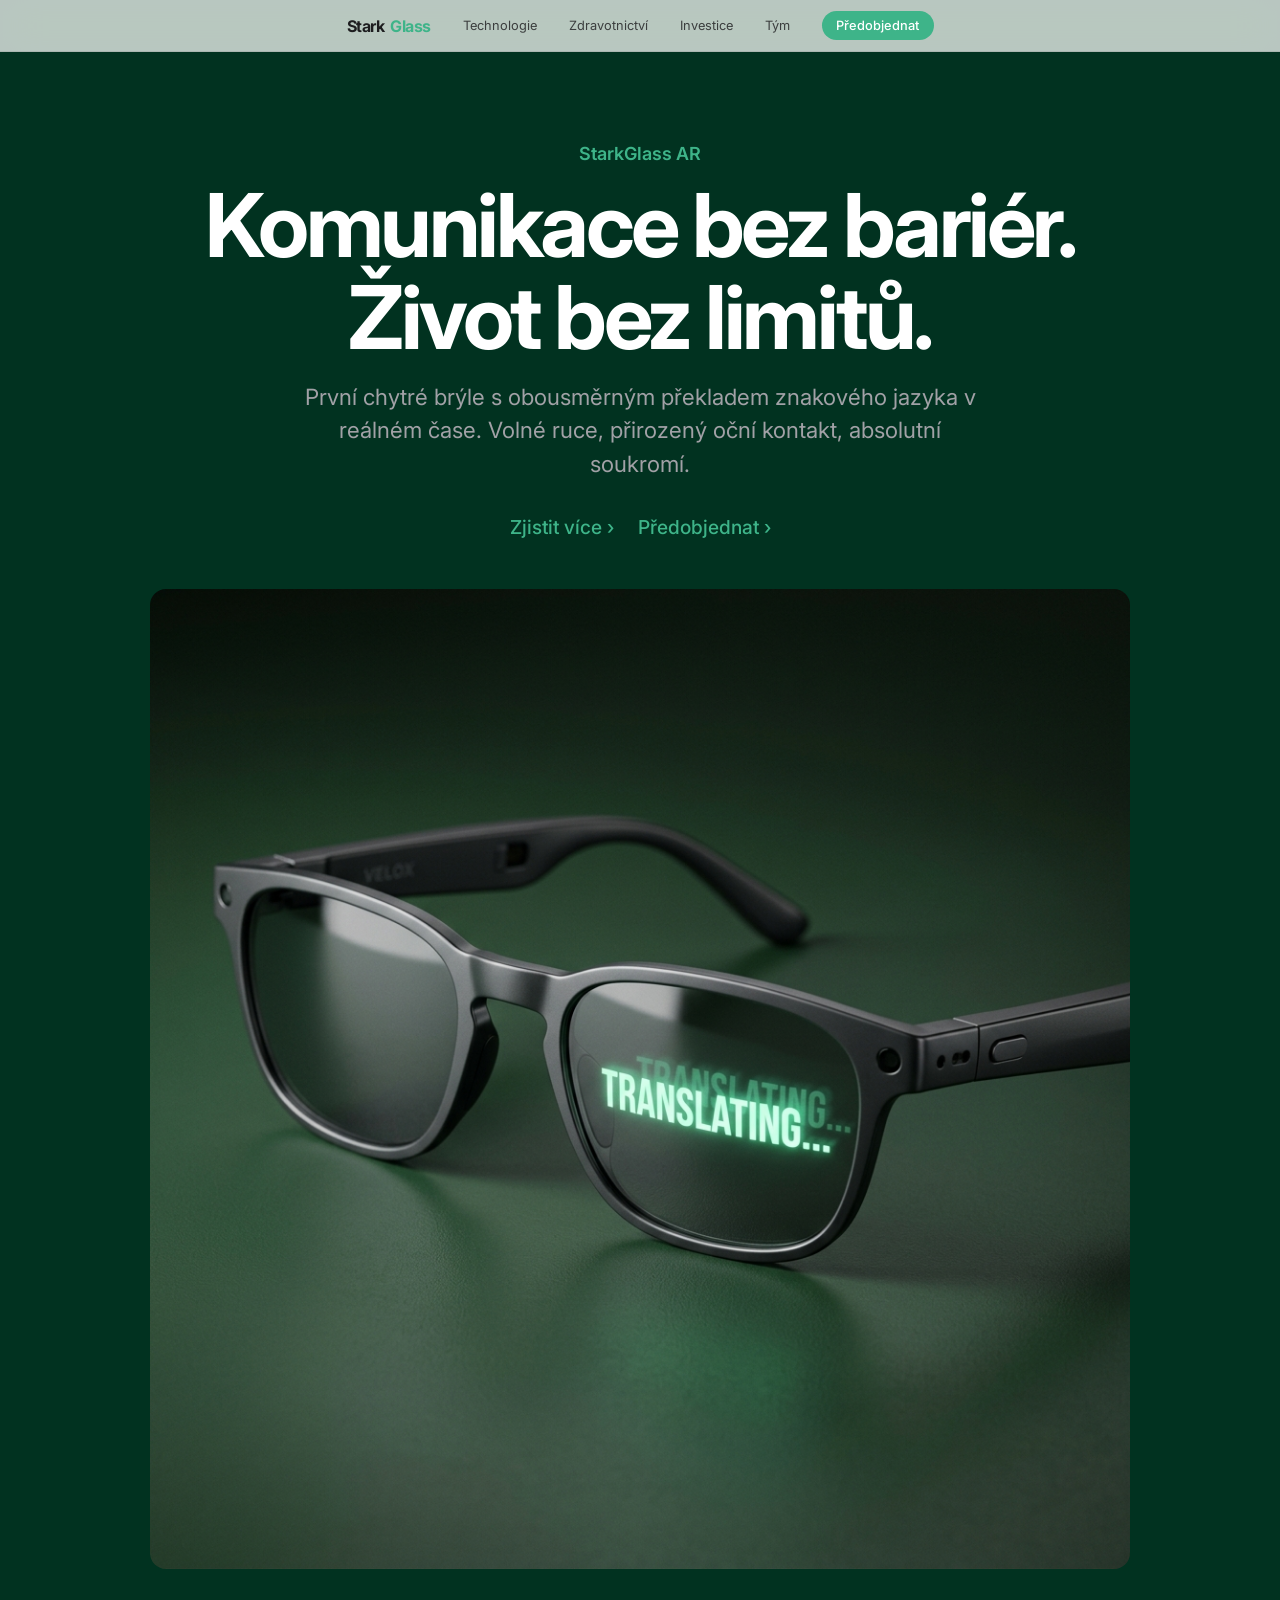
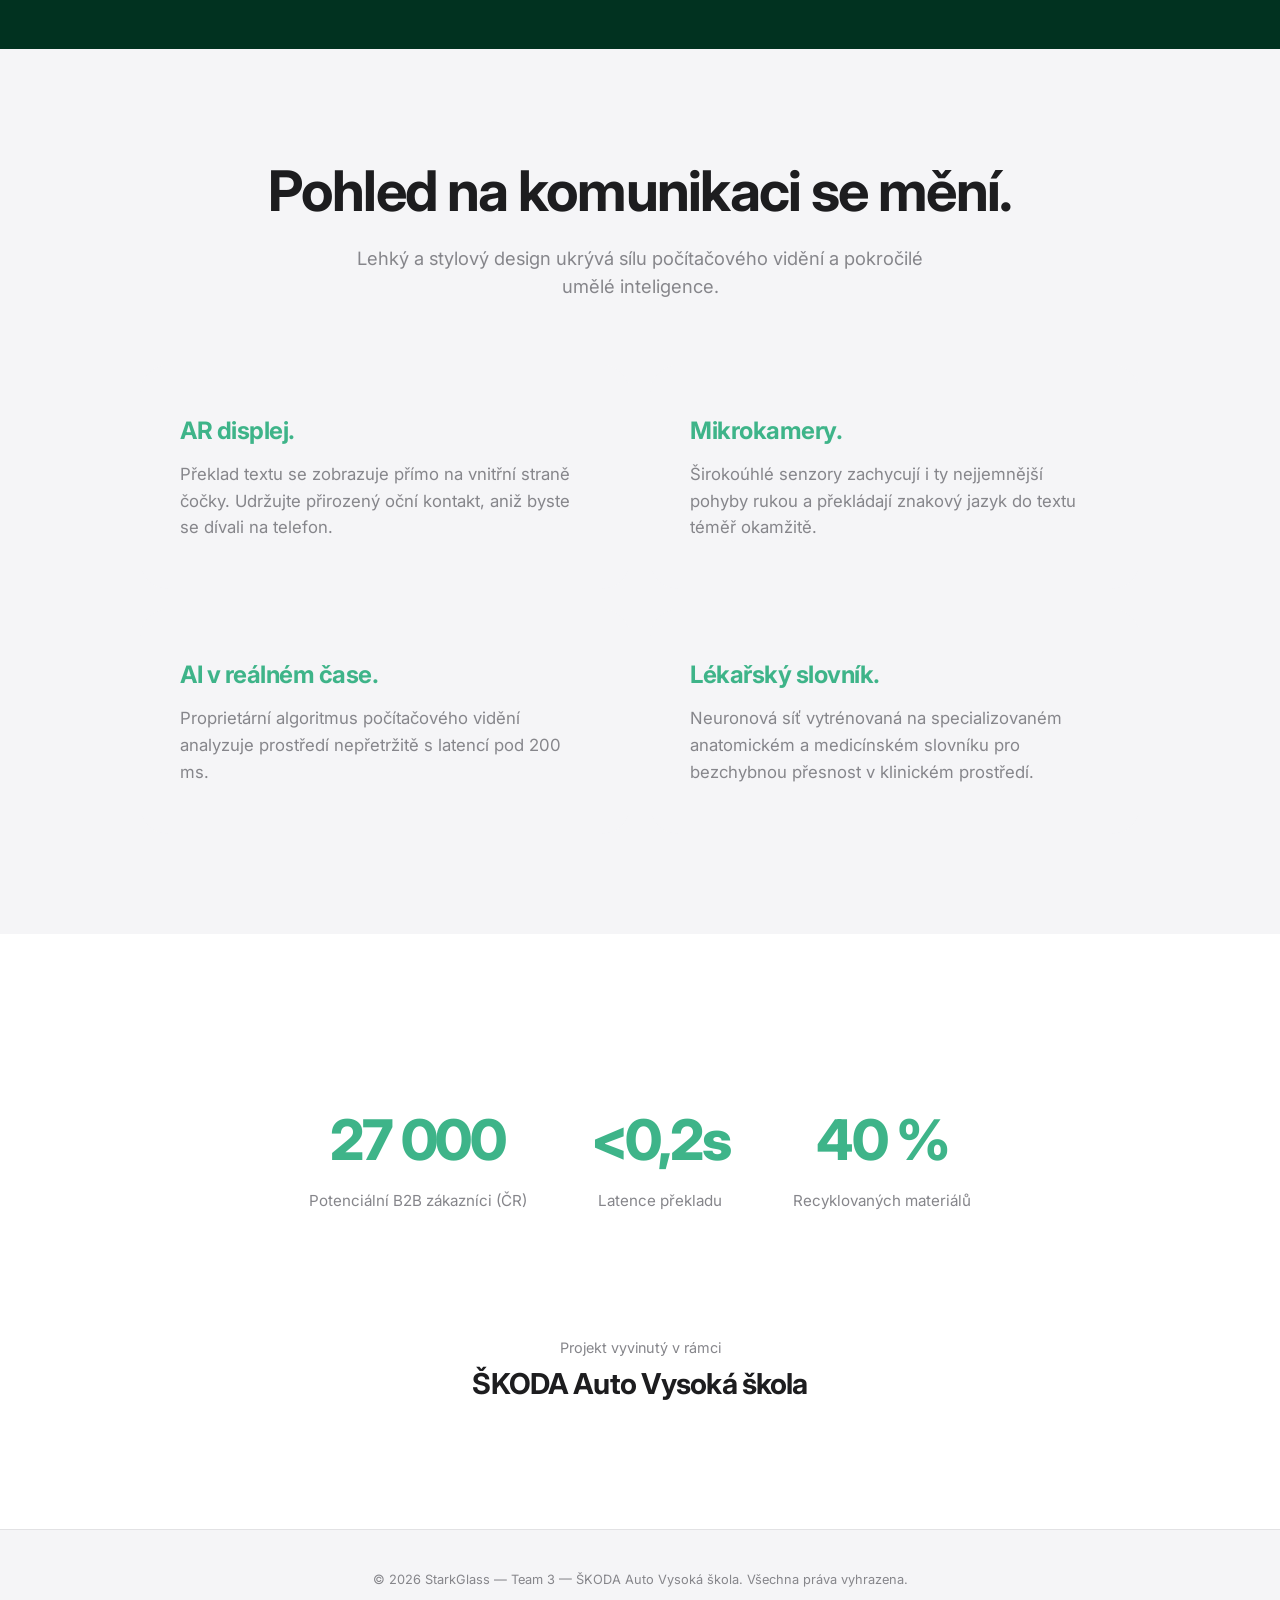
<file: index.html>
<!DOCTYPE html>
<html lang="cs">
<head>
  <meta charset="UTF-8">
  <meta name="viewport" content="width=device-width, initial-scale=1.0">
  <title>StarkGlass — Komunikace bez bariér</title>
  <meta name="description" content="StarkGlass: chytré AR brýle pro obousměrný překlad v reálném čase. Komunikace bez bariér. Život bez limitů.">
  <link rel="stylesheet" href="style.css">
</head>
<body>

  <nav>
    <a href="index.html" class="nav-logo">Stark<span class="mint">Glass</span></a>
    <a href="technologie.html">Technologie</a>
    <a href="zdravotnictvi.html">Zdravotnictví</a>
    <a href="investice.html">Investice</a>
    <a href="tym.html">Tým</a>
    <a href="objednavka.html" class="nav-cta">Předobjednat</a>
  </nav>

  <!-- HERO -->
  <div class="hero dark">
    <span class="hero-label">StarkGlass AR</span>
    <h1>Komunikace bez bariér.<br>Život bez limitů.</h1>
    <p class="subtitle">
      První chytré brýle s obousměrným překladem znakového jazyka v reálném čase. Volné ruce, přirozený oční kontakt, absolutní soukromí.
    </p>
    <div class="hero-links">
      <a href="technologie.html">Zjistit více ›</a>
      <a href="objednavka.html">Předobjednat ›</a>
    </div>
    <img src="glasses.png" alt="StarkGlass AR brýle" class="hero-img">
  </div>

  <!-- OVERVIEW -->
  <div class="section gray full">
    <div style="max-width: 1100px; margin: 0 auto;">
      <div class="section-header fade-in">
        <h2>Pohled na komunikaci se mění.</h2>
        <p>Lehký a stylový design ukrývá sílu počítačového vidění a pokročilé umělé inteligence.</p>
      </div>

      <div class="feature-grid fade-in">
        <div class="feature-card">
          <h3 class="mint">AR displej.</h3>
          <p>Překlad textu se zobrazuje přímo na vnitřní straně čočky. Udržujte přirozený oční kontakt, aniž byste se dívali na telefon.</p>
        </div>
        <div class="feature-card">
          <h3 class="mint">Mikrokamery.</h3>
          <p>Širokoúhlé senzory zachycují i ty nejjemnější pohyby rukou a překládají znakový jazyk do textu téměř okamžitě.</p>
        </div>
        <div class="feature-card">
          <h3 class="mint">AI v reálném čase.</h3>
          <p>Proprietární algoritmus počítačového vidění analyzuje prostředí nepřetržitě s latencí pod 200 ms.</p>
        </div>
        <div class="feature-card">
          <h3 class="mint">Lékařský slovník.</h3>
          <p>Neuronová síť vytrénovaná na specializovaném anatomickém a medicínském slovníku pro bezchybnou přesnost v klinickém prostředí.</p>
        </div>
      </div>
    </div>
  </div>

  <!-- STATS -->
  <div class="section full" style="padding-bottom: 40px;">
    <div class="stats-row fade-in">
      <div class="stat">
        <div class="number">27 000</div>
        <div class="label">Potenciální B2B zákazníci (ČR)</div>
      </div>
      <div class="stat">
        <div class="number">&lt;0,2s</div>
        <div class="label">Latence překladu</div>
      </div>
      <div class="stat">
        <div class="number">40 %</div>
        <div class="label">Recyklovaných materiálů</div>
      </div>
    </div>
  </div>

  <!-- POWERED BY -->
  <div class="section full" style="padding-top: 20px; padding-bottom: 60px;">
    <div class="section-header fade-in">
      <p style="font-size: 0.9rem;">Projekt vyvinutý v rámci</p>
      <h2 style="font-size: 1.8rem; margin-top: 0.25rem;">ŠKODA Auto Vysoká škola</h2>
    </div>
  </div>

  <footer>
    <p>© 2026 StarkGlass — Team 3 — ŠKODA Auto Vysoká škola. Všechna práva vyhrazena.</p>
  </footer>

  <script src="app.js"></script>
</body>
</html>
</file>
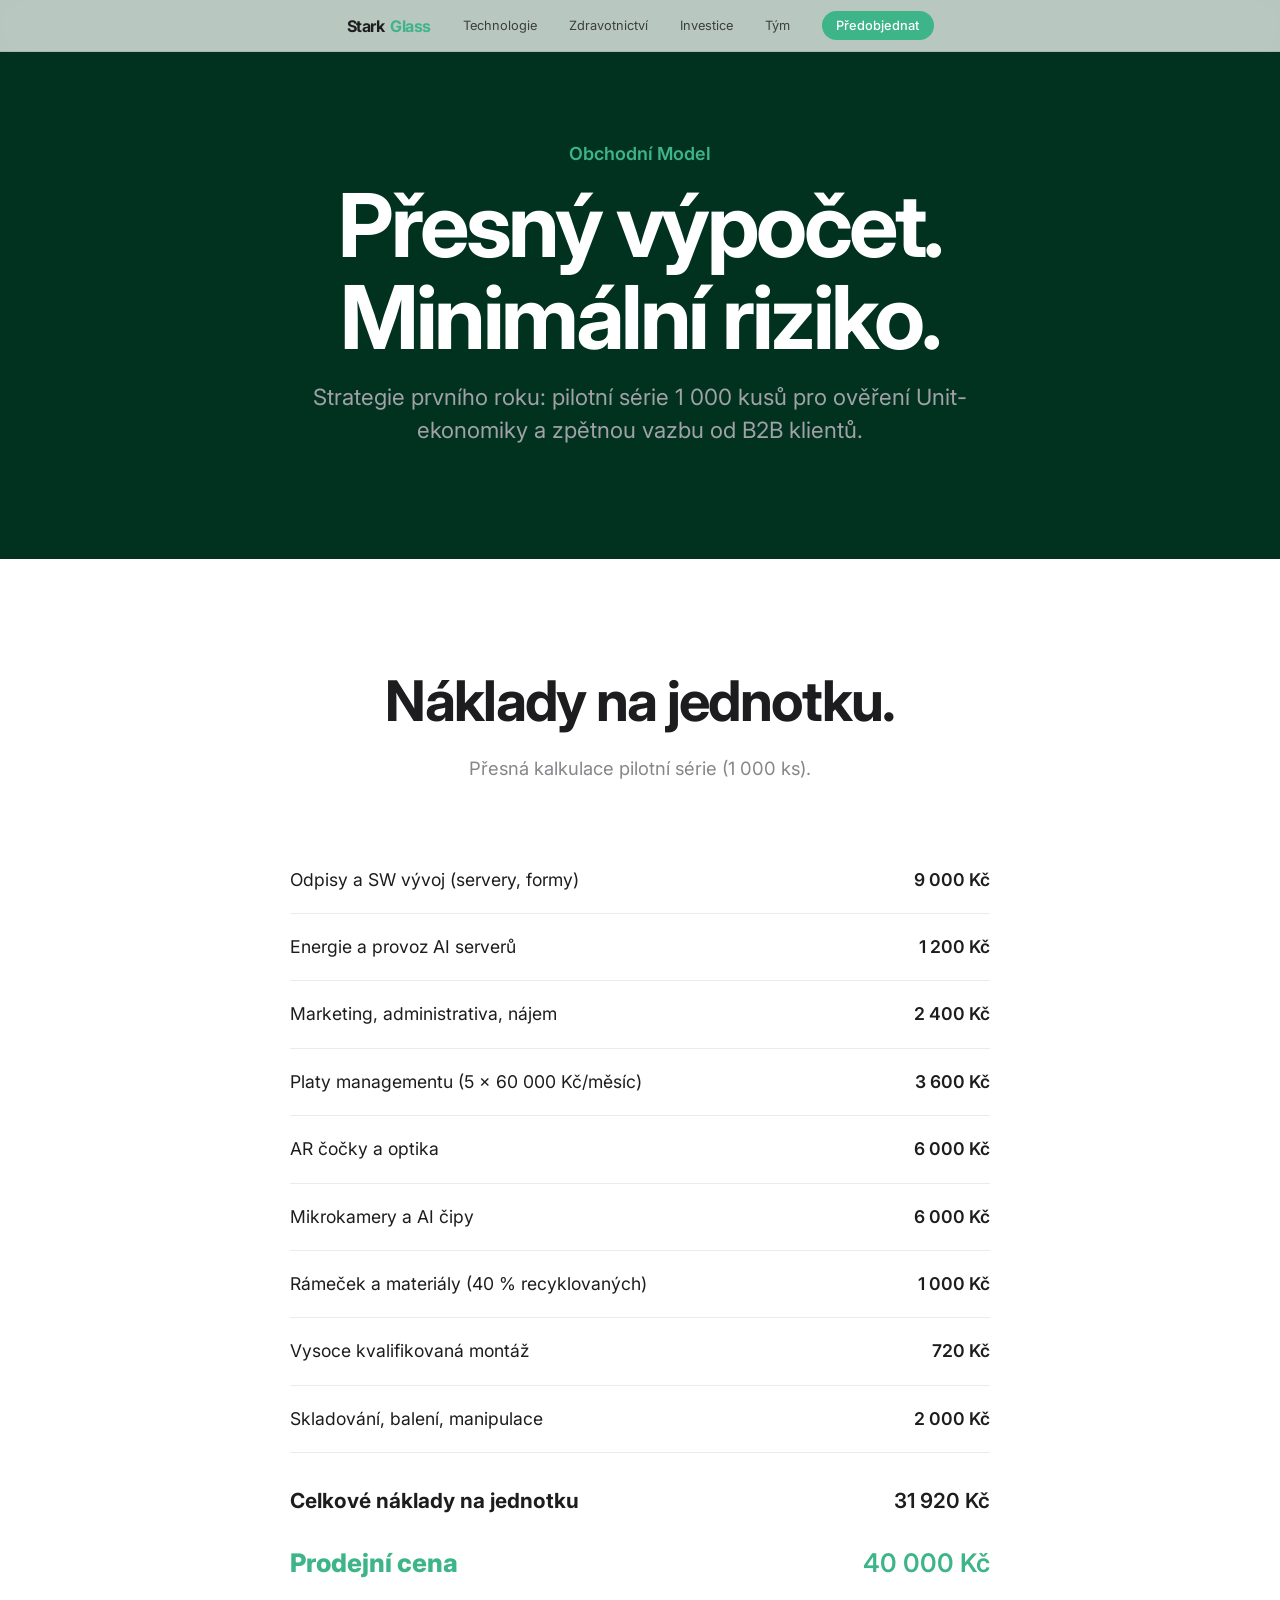
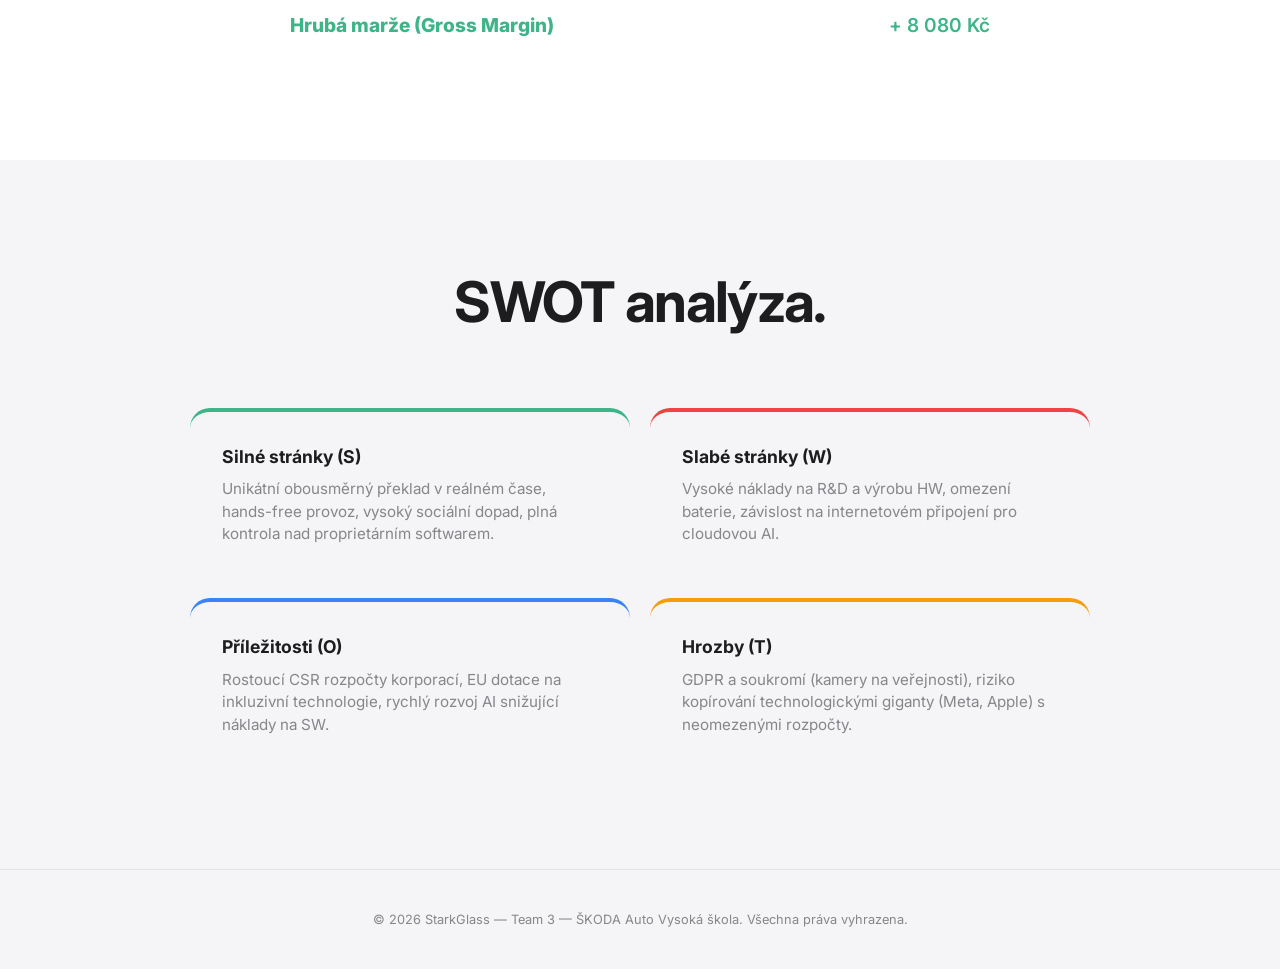
<file: investice.html>
<!DOCTYPE html>
<html lang="cs">
<head>
  <meta charset="UTF-8">
  <meta name="viewport" content="width=device-width, initial-scale=1.0">
  <title>Investice — StarkGlass</title>
  <meta name="description" content="Finanční strategie, SWOT analýza a investiční příležitosti StarkGlass.">
  <link rel="stylesheet" href="style.css">
</head>
<body>

  <nav>
    <a href="index.html" class="nav-logo">Stark<span class="mint">Glass</span></a>
    <a href="technologie.html">Technologie</a>
    <a href="zdravotnictvi.html">Zdravotnictví</a>
    <a href="investice.html">Investice</a>
    <a href="tym.html">Tým</a>
    <a href="objednavka.html" class="nav-cta">Předobjednat</a>
  </nav>

  <!-- HERO -->
  <div class="hero dark">
    <span class="hero-label">Obchodní Model</span>
    <h1>Přesný výpočet.<br>Minimální riziko.</h1>
    <p class="subtitle">
      Strategie prvního roku: pilotní série 1 000 kusů pro ověření Unit-ekonomiky a zpětnou vazbu od B2B klientů.
    </p>
  </div>

  <!-- FINANCE TABLE -->
  <div class="section full">
    <div style="max-width: 1100px; margin: 0 auto;">
      <div class="section-header fade-in">
        <h2>Náklady na jednotku.</h2>
        <p>Přesná kalkulace pilotní série (1 000 ks).</p>
      </div>

      <div class="finance-table fade-in">
        <div class="finance-row">
          <span>Odpisy a SW vývoj (servery, formy)</span>
          <span class="val">9 000 Kč</span>
        </div>
        <div class="finance-row">
          <span>Energie a provoz AI serverů</span>
          <span class="val">1 200 Kč</span>
        </div>
        <div class="finance-row">
          <span>Marketing, administrativa, nájem</span>
          <span class="val">2 400 Kč</span>
        </div>
        <div class="finance-row">
          <span>Platy managementu (5 × 60 000 Kč/měsíc)</span>
          <span class="val">3 600 Kč</span>
        </div>
        <div class="finance-row">
          <span>AR čočky a optika</span>
          <span class="val">6 000 Kč</span>
        </div>
        <div class="finance-row">
          <span>Mikrokamery a AI čipy</span>
          <span class="val">6 000 Kč</span>
        </div>
        <div class="finance-row">
          <span>Rámeček a materiály (40 % recyklovaných)</span>
          <span class="val">1 000 Kč</span>
        </div>
        <div class="finance-row">
          <span>Vysoce kvalifikovaná montáž</span>
          <span class="val">720 Kč</span>
        </div>
        <div class="finance-row">
          <span>Skladování, balení, manipulace</span>
          <span class="val">2 000 Kč</span>
        </div>
        <div class="finance-row total">
          <span>Celkové náklady na jednotku</span>
          <span class="val">31 920 Kč</span>
        </div>
        <div class="finance-row highlight">
          <span>Prodejní cena</span>
          <span class="val">40 000 Kč</span>
        </div>
        <div class="finance-row highlight" style="font-size: 1.2rem;">
          <span>Hrubá marže (Gross Margin)</span>
          <span class="val">+ 8 080 Kč</span>
        </div>
      </div>
    </div>
  </div>

  <!-- SWOT -->
  <div class="section gray full">
    <div style="max-width: 1100px; margin: 0 auto;">
      <div class="section-header fade-in">
        <h2>SWOT analýza.</h2>
      </div>

      <div class="swot-grid fade-in">
        <div class="swot-card s">
          <h4>Silné stránky (S)</h4>
          <p>Unikátní obousměrný překlad v reálném čase, hands-free provoz, vysoký sociální dopad, plná kontrola nad proprietárním softwarem.</p>
        </div>
        <div class="swot-card w">
          <h4>Slabé stránky (W)</h4>
          <p>Vysoké náklady na R&D a výrobu HW, omezení baterie, závislost na internetovém připojení pro cloudovou AI.</p>
        </div>
        <div class="swot-card o">
          <h4>Příležitosti (O)</h4>
          <p>Rostoucí CSR rozpočty korporací, EU dotace na inkluzivní technologie, rychlý rozvoj AI snižující náklady na SW.</p>
        </div>
        <div class="swot-card t">
          <h4>Hrozby (T)</h4>
          <p>GDPR a soukromí (kamery na veřejnosti), riziko kopírování technologickými giganty (Meta, Apple) s neomezenými rozpočty.</p>
        </div>
      </div>
    </div>
  </div>

  <footer>
    <p>© 2026 StarkGlass — Team 3 — ŠKODA Auto Vysoká škola. Všechna práva vyhrazena.</p>
  </footer>

  <script src="app.js"></script>
</body>
</html>
</file>
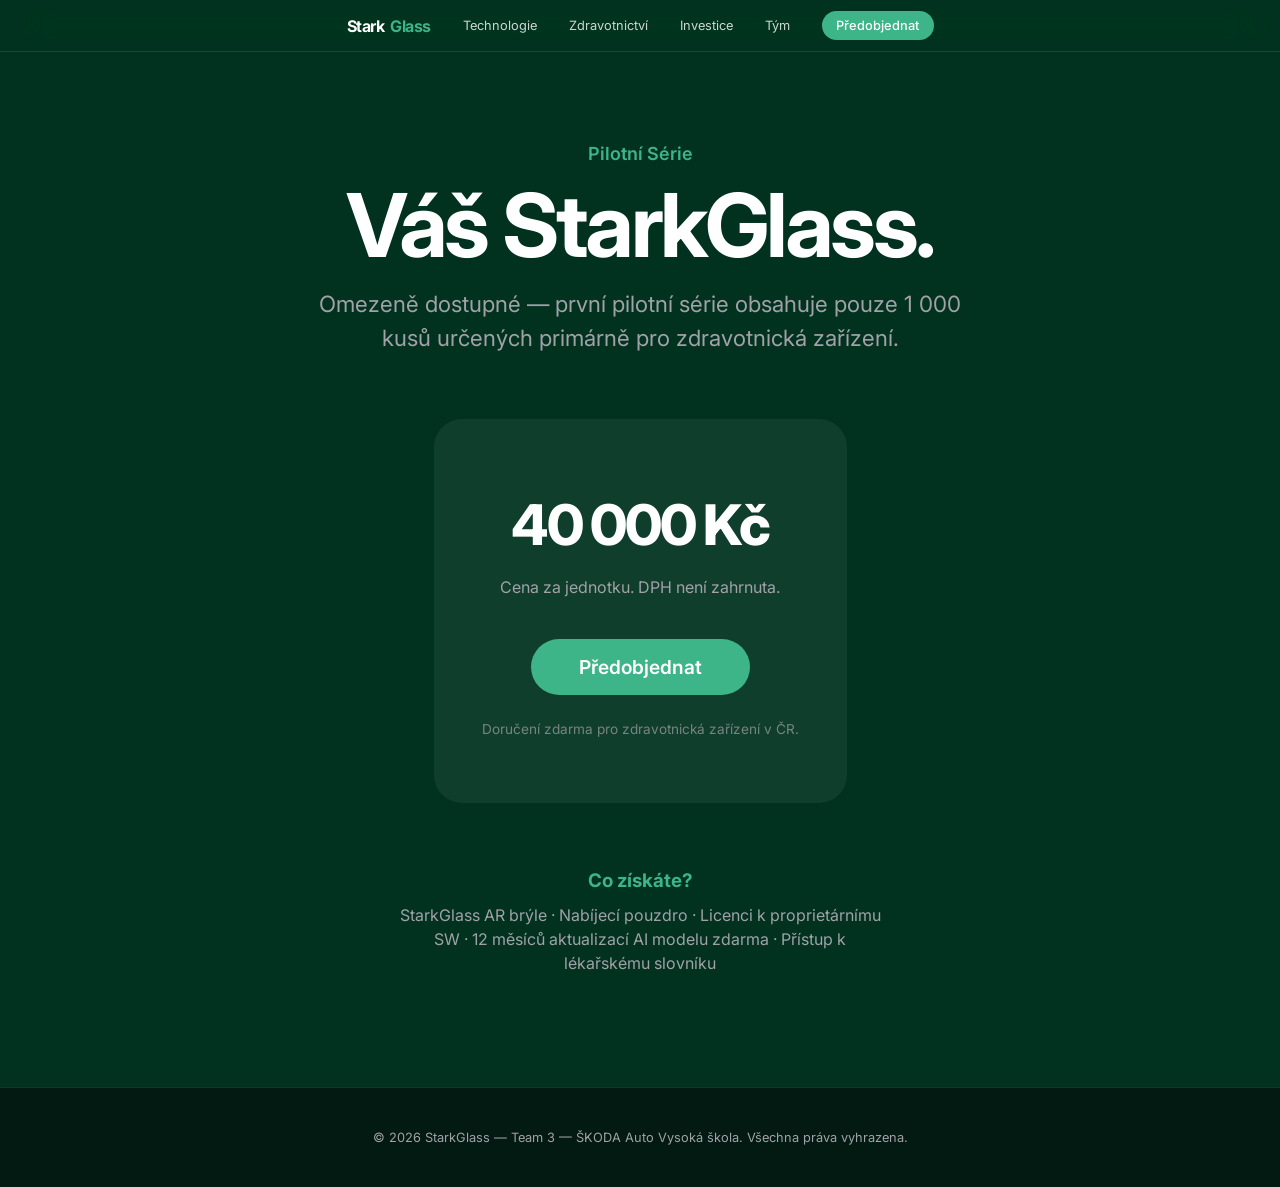
<file: objednavka.html>
<!DOCTYPE html>
<html lang="cs">
<head>
  <meta charset="UTF-8">
  <meta name="viewport" content="width=device-width, initial-scale=1.0">
  <title>Předobjednat — StarkGlass</title>
  <meta name="description" content="Předobjednejte si StarkGlass AR brýle. Pilotní série — omezený počet 1 000 kusů.">
  <link rel="stylesheet" href="style.css">
</head>
<body>

  <nav class="dark-nav">
    <a href="index.html" class="nav-logo">Stark<span class="mint">Glass</span></a>
    <a href="technologie.html">Technologie</a>
    <a href="zdravotnictvi.html">Zdravotnictví</a>
    <a href="investice.html">Investice</a>
    <a href="tym.html">Tým</a>
    <a href="objednavka.html" class="nav-cta">Předobjednat</a>
  </nav>

  <!-- HERO -->
  <div class="hero dark" style="min-height: 100vh; display: flex; flex-direction: column; align-items: center; justify-content: center;">
    <span class="hero-label">Pilotní Série</span>
    <h1>Váš StarkGlass.</h1>
    <p class="subtitle">
      Omezeně dostupné — první pilotní série obsahuje pouze 1 000 kusů určených primárně pro zdravotnická zařízení.
    </p>

    <div class="purchase-card" style="margin-top: 2rem;">
      <div class="price">40 000 Kč</div>
      <div class="price-note">Cena za jednotku. DPH není zahrnuta.</div>
      <button class="btn-order" onclick="alert('Děkujeme za Váš zájem! Pilotní předobjednávky budou spuštěny brzy. Kontaktujte nás na info@starkglass.cz')">Předobjednat</button>
      <p class="purchase-note">Doručení zdarma pro zdravotnická zařízení v ČR.</p>
    </div>

    <div style="margin-top: 4rem; text-align: center; max-width: 500px;">
      <h3 style="color: var(--green-mint); margin-bottom: 0.5rem;">Co získáte?</h3>
      <p class="subtitle" style="font-size: 1rem;">
        StarkGlass AR brýle · Nabíjecí pouzdro · Licenci k proprietárnímu SW · 12 měsíců aktualizací AI modelu zdarma · Přístup k lékařskému slovníku
      </p>
    </div>
  </div>

  <footer style="background: var(--green-deep); border-top: 1px solid var(--border-dark);">
    <p style="color: var(--gray-light-text);">© 2026 StarkGlass — Team 3 — ŠKODA Auto Vysoká škola. Všechna práva vyhrazena.</p>
  </footer>

  <script src="app.js"></script>
</body>
</html>
</file>
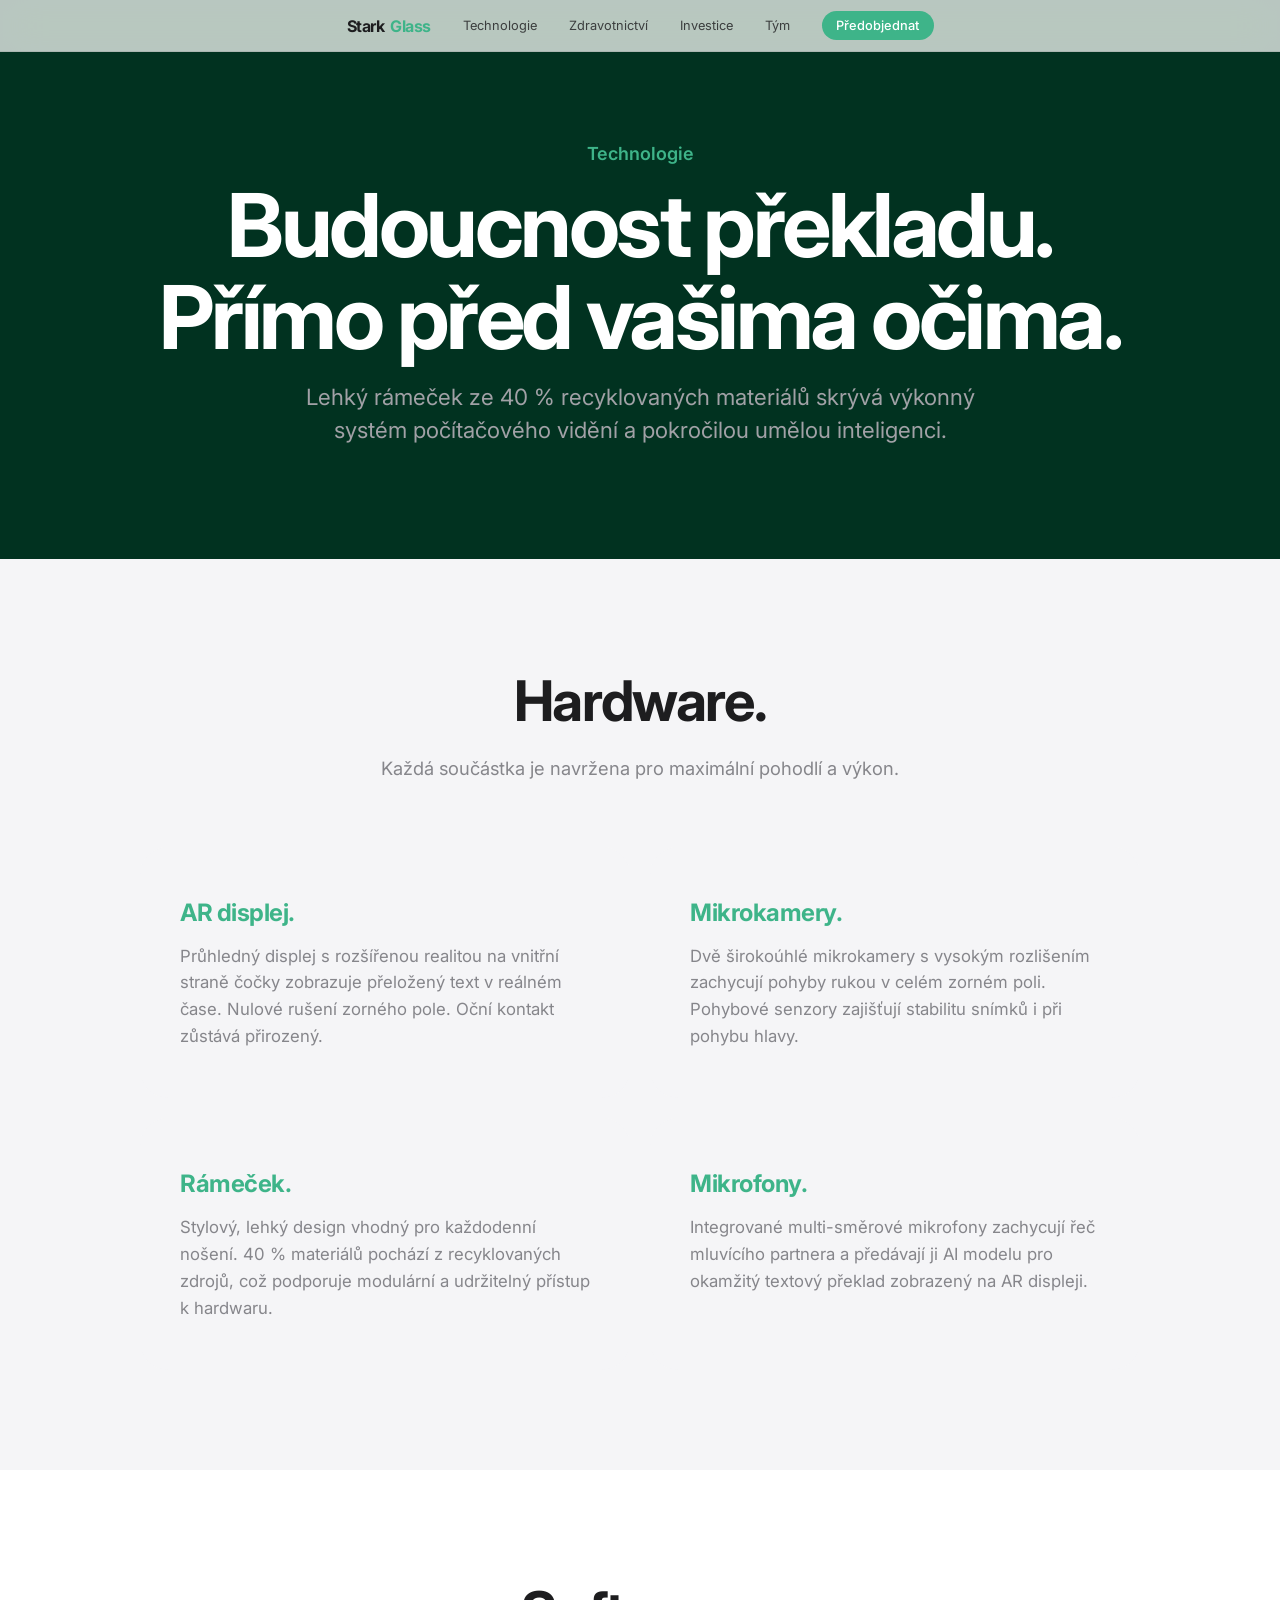
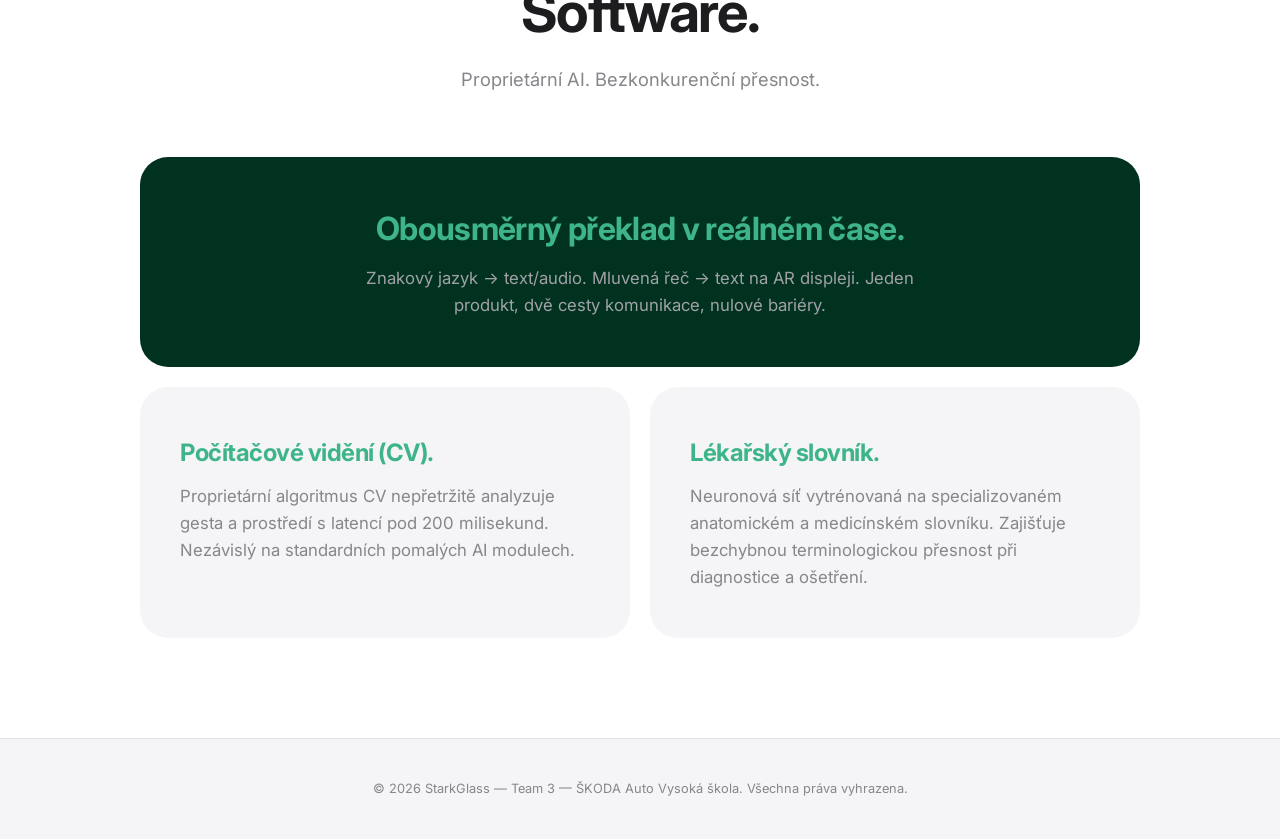
<file: technologie.html>
<!DOCTYPE html>
<html lang="cs">
<head>
  <meta charset="UTF-8">
  <meta name="viewport" content="width=device-width, initial-scale=1.0">
  <title>Technologie — StarkGlass</title>
  <meta name="description" content="Pokročilé technologie StarkGlass: AR displej, mikrokamery, AI překladač znakového jazyka.">
  <link rel="stylesheet" href="style.css">
</head>
<body>

  <nav>
    <a href="index.html" class="nav-logo">Stark<span class="mint">Glass</span></a>
    <a href="technologie.html">Technologie</a>
    <a href="zdravotnictvi.html">Zdravotnictví</a>
    <a href="investice.html">Investice</a>
    <a href="tym.html">Tým</a>
    <a href="objednavka.html" class="nav-cta">Předobjednat</a>
  </nav>

  <!-- HERO -->
  <div class="hero dark">
    <span class="hero-label">Technologie</span>
    <h1>Budoucnost překladu.<br>Přímo před vašima očima.</h1>
    <p class="subtitle">
      Lehký rámeček ze 40 % recyklovaných materiálů skrývá výkonný systém počítačového vidění a pokročilou umělou inteligenci.
    </p>
  </div>

  <!-- HARDWARE -->
  <div class="section gray full">
    <div style="max-width: 1100px; margin: 0 auto;">
      <div class="section-header fade-in">
        <h2>Hardware.</h2>
        <p>Každá součástka je navržena pro maximální pohodlí a výkon.</p>
      </div>

      <div class="feature-grid fade-in">
        <div class="feature-card">
          <h3 class="mint">AR displej.</h3>
          <p>Průhledný displej s rozšířenou realitou na vnitřní straně čočky zobrazuje přeložený text v reálném čase. Nulové rušení zorného pole. Oční kontakt zůstává přirozený.</p>
        </div>
        <div class="feature-card">
          <h3 class="mint">Mikrokamery.</h3>
          <p>Dvě širokoúhlé mikrokamery s vysokým rozlišením zachycují pohyby rukou v celém zorném poli. Pohybové senzory zajišťují stabilitu snímků i při pohybu hlavy.</p>
        </div>
        <div class="feature-card">
          <h3 class="mint">Rámeček.</h3>
          <p>Stylový, lehký design vhodný pro každodenní nošení. 40 % materiálů pochází z recyklovaných zdrojů, což podporuje modulární a udržitelný přístup k hardwaru.</p>
        </div>
        <div class="feature-card">
          <h3 class="mint">Mikrofony.</h3>
          <p>Integrované multi-směrové mikrofony zachycují řeč mluvícího partnera a předávají ji AI modelu pro okamžitý textový překlad zobrazený na AR displeji.</p>
        </div>
      </div>
    </div>
  </div>

  <!-- SOFTWARE -->
  <div class="section full">
    <div style="max-width: 1100px; margin: 0 auto;">
      <div class="section-header fade-in">
        <h2>Software.</h2>
        <p>Proprietární AI. Bezkonkurenční přesnost.</p>
      </div>

      <div class="feature-grid fade-in">
        <div class="feature-card full-width" style="background: var(--green-dark); color: #fff;">
          <h3 style="color: var(--green-mint); font-size: 2rem;">Obousměrný překlad v reálném čase.</h3>
          <p style="color: var(--gray-light-text); max-width: 600px; margin: 0.5rem auto 0;">
            Znakový jazyk → text/audio. Mluvená řeč → text na AR displeji. Jeden produkt, dvě cesty komunikace, nulové bariéry.
          </p>
        </div>
        <div class="feature-card">
          <h3 class="mint">Počítačové vidění (CV).</h3>
          <p>Proprietární algoritmus CV nepřetržitě analyzuje gesta a prostředí s latencí pod 200 milisekund. Nezávislý na standardních pomalých AI modulech.</p>
        </div>
        <div class="feature-card">
          <h3 class="mint">Lékařský slovník.</h3>
          <p>Neuronová síť vytrénovaná na specializovaném anatomickém a medicínském slovníku. Zajišťuje bezchybnou terminologickou přesnost při diagnostice a ošetření.</p>
        </div>
      </div>
    </div>
  </div>

  <footer>
    <p>© 2026 StarkGlass — Team 3 — ŠKODA Auto Vysoká škola. Všechna práva vyhrazena.</p>
  </footer>

  <script src="app.js"></script>
</body>
</html>
</file>
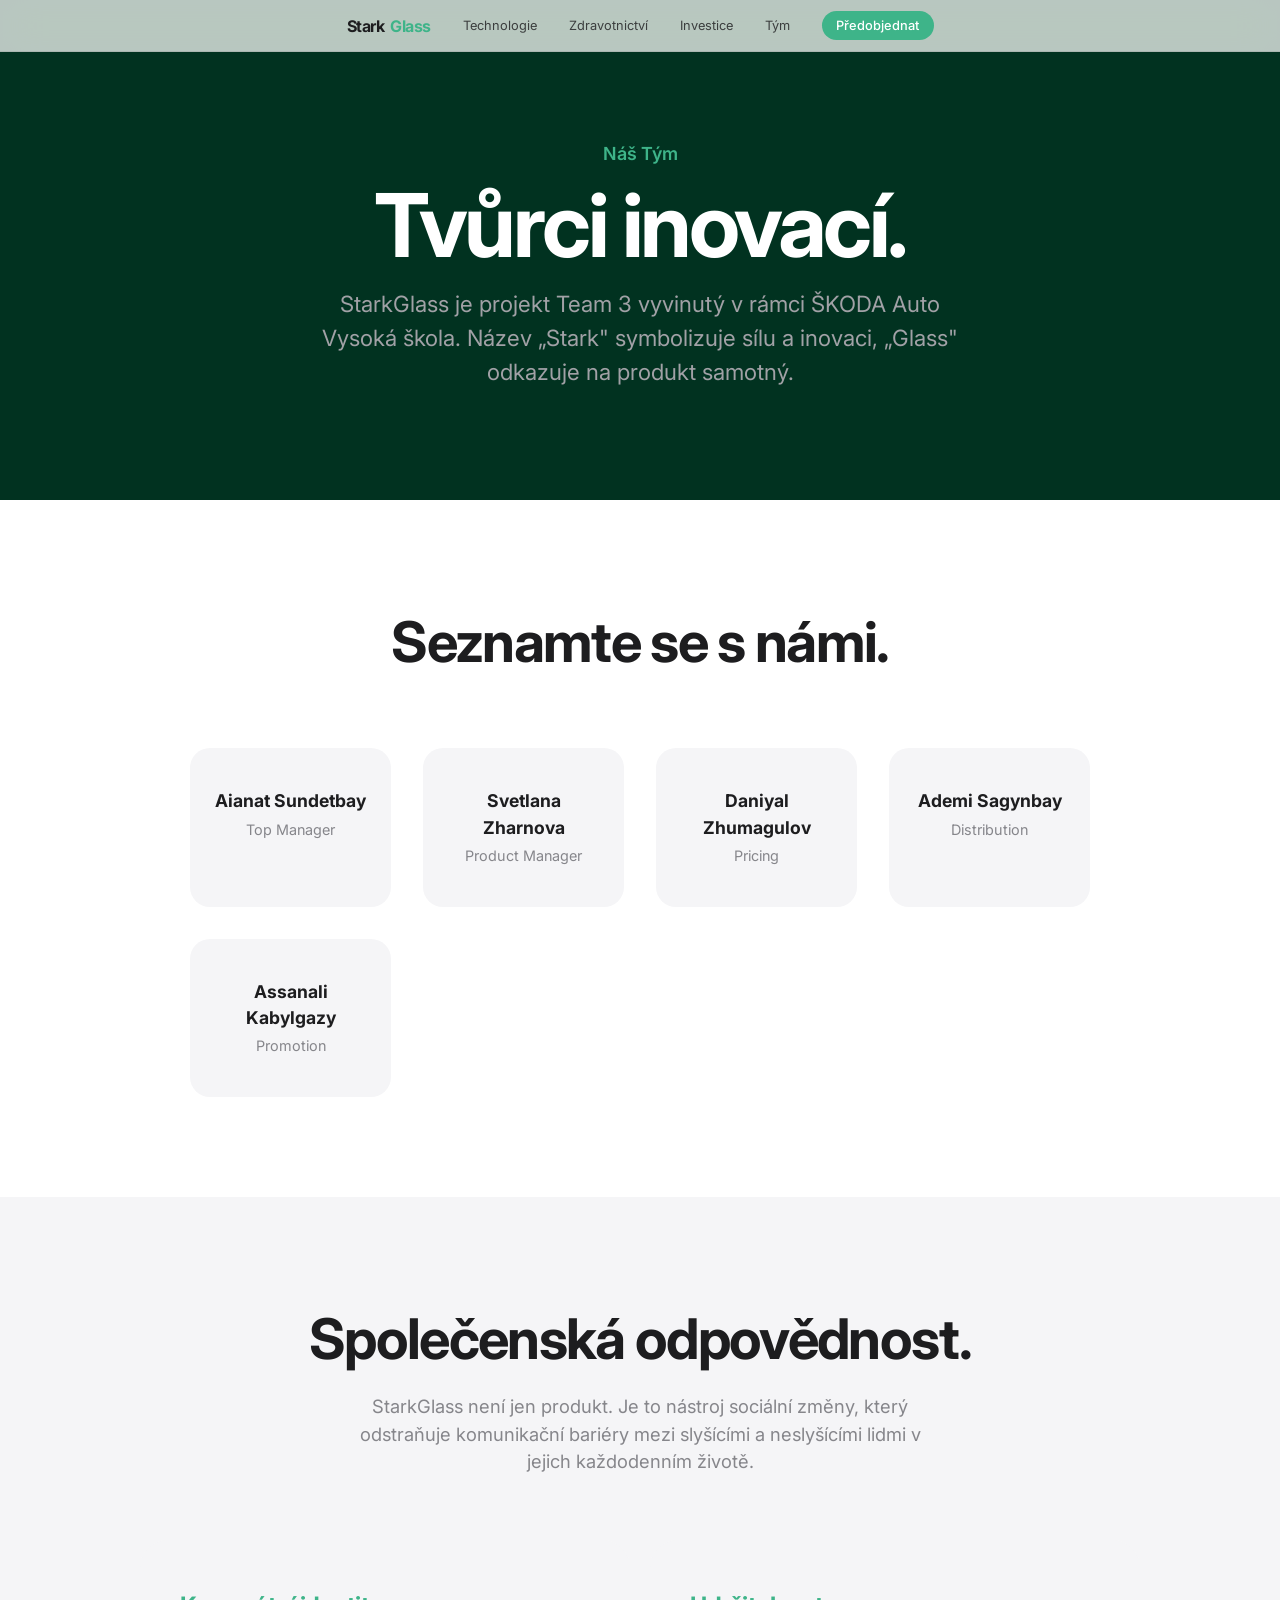
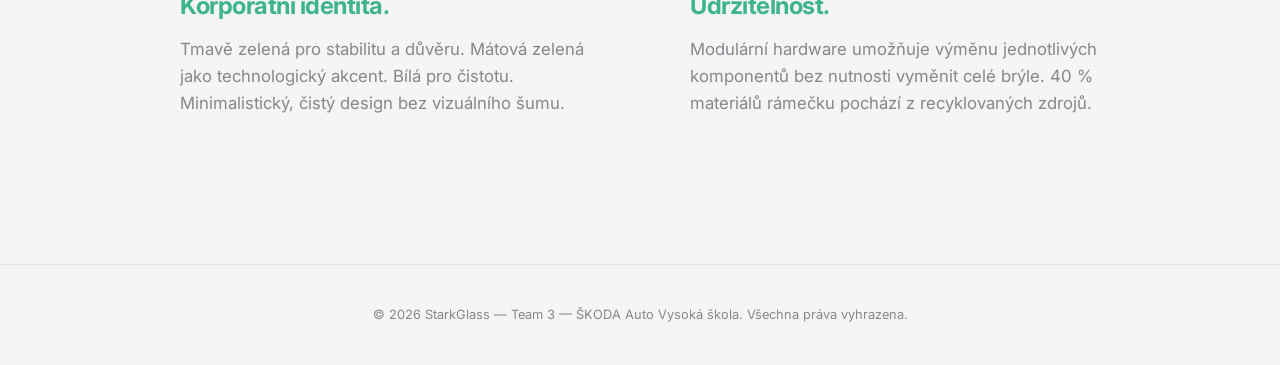
<file: tym.html>
<!DOCTYPE html>
<html lang="cs">
<head>
  <meta charset="UTF-8">
  <meta name="viewport" content="width=device-width, initial-scale=1.0">
  <title>Tým — StarkGlass</title>
  <meta name="description" content="Seznamte se s týmem StarkGlass — Team 3 ze ŠKODA Auto Vysoká škola.">
  <link rel="stylesheet" href="style.css">
</head>
<body>

  <nav>
    <a href="index.html" class="nav-logo">Stark<span class="mint">Glass</span></a>
    <a href="technologie.html">Technologie</a>
    <a href="zdravotnictvi.html">Zdravotnictví</a>
    <a href="investice.html">Investice</a>
    <a href="tym.html">Tým</a>
    <a href="objednavka.html" class="nav-cta">Předobjednat</a>
  </nav>

  <!-- HERO -->
  <div class="hero dark">
    <span class="hero-label">Náš Tým</span>
    <h1>Tvůrci inovací.</h1>
    <p class="subtitle">
      StarkGlass je projekt Team 3 vyvinutý v rámci ŠKODA Auto Vysoká škola. Název „Stark" symbolizuje sílu a inovaci, „Glass" odkazuje na produkt samotný.
    </p>
  </div>

  <!-- TEAM MEMBERS -->
  <div class="section full">
    <div style="max-width: 1100px; margin: 0 auto;">
      <div class="section-header fade-in">
        <h2>Seznamte se s námi.</h2>
      </div>

      <div class="team-grid fade-in">
        <div class="team-card">
          <h4>Aianat Sundetbay</h4>
          <p>Top Manager</p>
        </div>
        <div class="team-card">
          <h4>Svetlana Zharnova</h4>
          <p>Product Manager</p>
        </div>
        <div class="team-card">
          <h4>Daniyal Zhumagulov</h4>
          <p>Pricing</p>
        </div>
        <div class="team-card">
          <h4>Ademi Sagynbay</h4>
          <p>Distribution</p>
        </div>
        <div class="team-card">
          <h4>Assanali Kabylgazy</h4>
          <p>Promotion</p>
        </div>
      </div>
    </div>
  </div>

  <!-- BRAND -->
  <div class="section gray full">
    <div style="max-width: 1100px; margin: 0 auto;">
      <div class="section-header fade-in">
        <h2>Společenská odpovědnost.</h2>
        <p>StarkGlass není jen produkt. Je to nástroj sociální změny, který odstraňuje komunikační bariéry mezi slyšícími a neslyšícími lidmi v jejich každodenním životě.</p>
      </div>

      <div class="feature-grid fade-in">
        <div class="feature-card">
          <h3 class="mint">Korporátní identita.</h3>
          <p>Tmavě zelená pro stabilitu a důvěru. Mátová zelená jako technologický akcent. Bílá pro čistotu. Minimalistický, čistý design bez vizuálního šumu.</p>
        </div>
        <div class="feature-card">
          <h3 class="mint">Udržitelnost.</h3>
          <p>Modulární hardware umožňuje výměnu jednotlivých komponentů bez nutnosti vyměnit celé brýle. 40 % materiálů rámečku pochází z recyklovaných zdrojů.</p>
        </div>
      </div>
    </div>
  </div>

  <footer>
    <p>© 2026 StarkGlass — Team 3 — ŠKODA Auto Vysoká škola. Všechna práva vyhrazena.</p>
  </footer>

  <script src="app.js"></script>
</body>
</html>
</file>
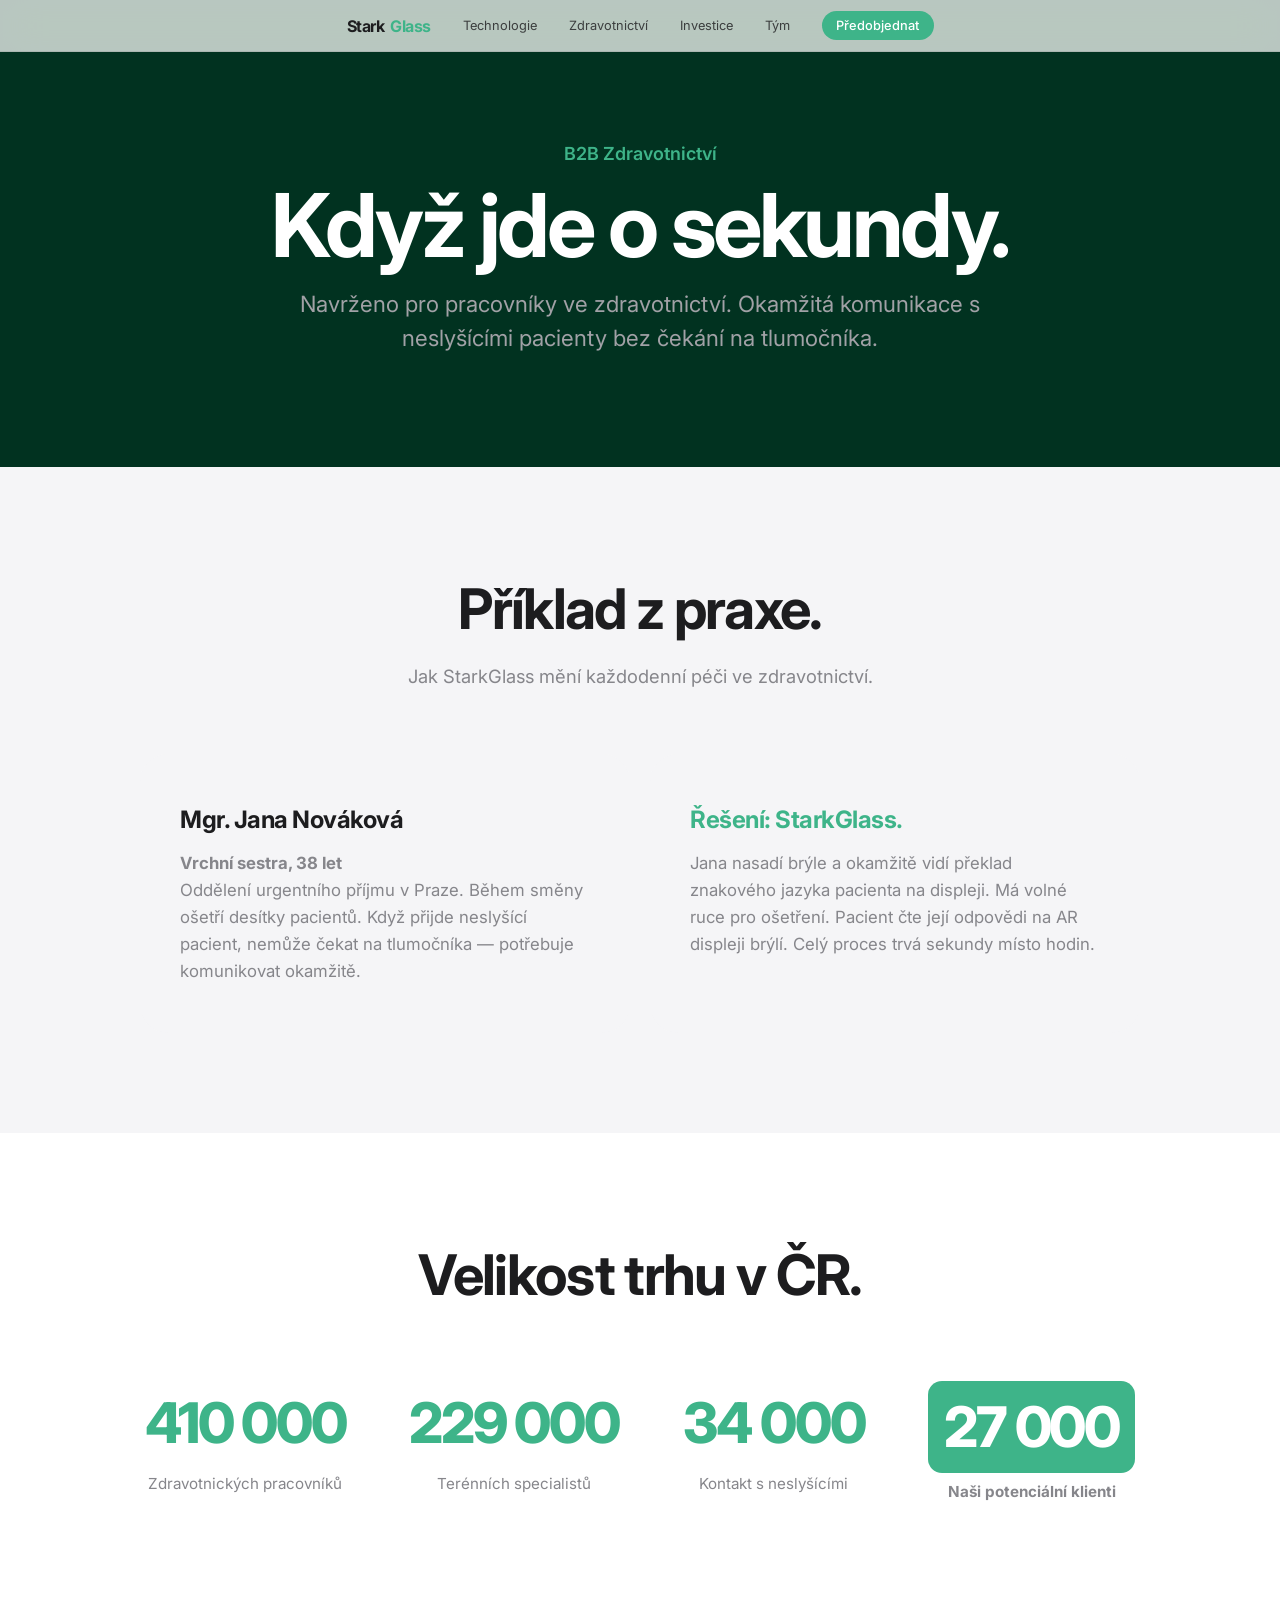
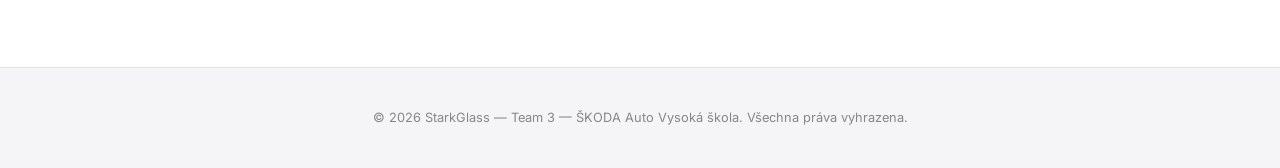
<file: zdravotnictvi.html>
<!DOCTYPE html>
<html lang="cs">
<head>
  <meta charset="UTF-8">
  <meta name="viewport" content="width=device-width, initial-scale=1.0">
  <title>Zdravotnictví (B2B) — StarkGlass</title>
  <meta name="description" content="StarkGlass pro zdravotníky: okamžitý překlad pro pohotovost a klinické prostředí.">
  <link rel="stylesheet" href="style.css">
</head>
<body>

  <nav>
    <a href="index.html" class="nav-logo">Stark<span class="mint">Glass</span></a>
    <a href="technologie.html">Technologie</a>
    <a href="zdravotnictvi.html">Zdravotnictví</a>
    <a href="investice.html">Investice</a>
    <a href="tym.html">Tým</a>
    <a href="objednavka.html" class="nav-cta">Předobjednat</a>
  </nav>

  <!-- HERO -->
  <div class="hero dark">
    <span class="hero-label">B2B Zdravotnictví</span>
    <h1>Když jde o sekundy.</h1>
    <p class="subtitle">
      Navrženo pro pracovníky ve zdravotnictví. Okamžitá komunikace s neslyšícími pacienty bez čekání na tlumočníka.
    </p>
  </div>

  <!-- PERSONA -->
  <div class="section gray full">
    <div style="max-width: 1100px; margin: 0 auto;">
      <div class="section-header fade-in">
        <h2>Příklad z praxe.</h2>
        <p>Jak StarkGlass mění každodenní péči ve zdravotnictví.</p>
      </div>

      <div class="feature-grid fade-in">
        <div class="feature-card">
          <h3>Mgr. Jana Nováková</h3>
          <p><strong>Vrchní sestra, 38 let</strong><br>Oddělení urgentního příjmu v Praze. Během směny ošetří desítky pacientů. Když přijde neslyšící pacient, nemůže čekat na tlumočníka — potřebuje komunikovat okamžitě.</p>
        </div>
        <div class="feature-card">
          <h3 class="mint">Řešení: StarkGlass.</h3>
          <p>Jana nasadí brýle a okamžitě vidí překlad znakového jazyka pacienta na displeji. Má volné ruce pro ošetření. Pacient čte její odpovědi na AR displeji brýlí. Celý proces trvá sekundy místo hodin.</p>
        </div>
      </div>
    </div>
  </div>

  <!-- MARKET SIZING -->
  <div class="section full">
    <div style="max-width: 1100px; margin: 0 auto;">
      <div class="section-header fade-in">
        <h2>Velikost trhu v ČR.</h2>
      </div>

      <div class="stats-row fade-in">
        <div class="stat">
          <div class="number">410 000</div>
          <div class="label">Zdravotnických pracovníků</div>
        </div>
        <div class="stat">
          <div class="number">229 000</div>
          <div class="label">Terénních specialistů</div>
        </div>
        <div class="stat">
          <div class="number">34 000</div>
          <div class="label">Kontakt s neslyšícími</div>
        </div>
        <div class="stat">
          <div class="number" style="color: #fff; background: var(--green-mint); border-radius: 14px; padding: 0.25rem 1rem;">27 000</div>
          <div class="label"><strong>Naši potenciální klienti</strong></div>
        </div>
      </div>
    </div>
  </div>

  <footer>
    <p>© 2026 StarkGlass — Team 3 — ŠKODA Auto Vysoká škola. Všechna práva vyhrazena.</p>
  </footer>

  <script src="app.js"></script>
</body>
</html>
</file>
<file: style.css>
@import url('https://fonts.googleapis.com/css2?family=Inter:wght@300;400;500;600;700;800&display=swap');

:root {
  --green-dark: #013220;
  --green-deep: #021a11;
  --green-mint: #3EB489;
  --green-mint-hover: #4fd89e;
  --light-bg: #f5f5f7;
  --white: #ffffff;
  --black: #1d1d1f;
  --gray-text: #86868b;
  --gray-light-text: #a1a1a6;
  --border-light: rgba(0,0,0,0.08);
  --border-dark: rgba(255,255,255,0.1);
}

*, *::before, *::after {
  box-sizing: border-box;
  margin: 0;
  padding: 0;
}

html {
  scroll-behavior: smooth;
}

body {
  font-family: 'Inter', -apple-system, BlinkMacSystemFont, sans-serif;
  background: var(--white);
  color: var(--black);
  line-height: 1.5;
  -webkit-font-smoothing: antialiased;
  -moz-osx-font-smoothing: grayscale;
  overflow-x: hidden;
}

/* ===== NAVIGATION ===== */
nav {
  position: fixed;
  top: 0;
  left: 0;
  right: 0;
  height: 52px;
  display: flex;
  align-items: center;
  justify-content: center;
  gap: 2rem;
  z-index: 9999;
  background: rgba(255,255,255,0.72);
  backdrop-filter: saturate(180%) blur(20px);
  -webkit-backdrop-filter: saturate(180%) blur(20px);
  border-bottom: 1px solid var(--border-light);
  padding: 0 1.5rem;
  font-size: 0.8rem;
}

nav.dark-nav {
  background: rgba(1,50,32,0.72);
  border-bottom: 1px solid var(--border-dark);
}

nav a {
  text-decoration: none;
  color: var(--black);
  opacity: 0.8;
  transition: opacity 0.2s;
  white-space: nowrap;
}

nav.dark-nav a {
  color: #fff;
}

nav a:hover {
  opacity: 1;
}

nav a.nav-logo {
  font-weight: 700;
  font-size: 1rem;
  opacity: 1;
  display: flex;
  align-items: center;
  gap: 6px;
  letter-spacing: -0.03em;
}

nav a.nav-logo .mint {
  color: var(--green-mint);
}

nav a.nav-cta {
  background: var(--green-mint);
  color: #fff !important;
  padding: 0.3rem 0.9rem;
  border-radius: 50px;
  font-weight: 500;
  opacity: 1;
}

nav a.nav-cta:hover {
  background: var(--green-mint-hover);
}

/* ===== HERO SECTION ===== */
.hero {
  padding: 140px 5% 80px;
  text-align: center;
  position: relative;
  overflow: hidden;
}

.hero.dark {
  background: var(--green-dark);
  color: #fff;
}

.hero-label {
  display: inline-block;
  font-size: 1.125rem;
  font-weight: 600;
  color: var(--green-mint);
  margin-bottom: 0.75rem;
}

.hero h1 {
  font-size: clamp(2.8rem, 7vw, 5.5rem);
  font-weight: 700;
  letter-spacing: -0.04em;
  line-height: 1.05;
  margin-bottom: 1rem;
}

.hero.dark h1 {
  color: #fff;
}

.hero .subtitle {
  font-size: clamp(1rem, 2vw, 1.4rem);
  color: var(--gray-text);
  max-width: 680px;
  margin: 0 auto 2rem;
  font-weight: 400;
  line-height: 1.5;
}

.hero.dark .subtitle {
  color: var(--gray-light-text);
}

.hero-links {
  display: flex;
  justify-content: center;
  gap: 1.5rem;
  margin-bottom: 3rem;
  flex-wrap: wrap;
}

.hero-links a {
  color: var(--green-mint);
  text-decoration: none;
  font-size: 1.2rem;
  font-weight: 500;
}

.hero-links a:hover {
  text-decoration: underline;
}

.hero-img {
  max-width: 980px;
  width: 100%;
  margin: 0 auto;
  display: block;
  border-radius: 16px;
}

/* ===== CONTENT SECTIONS ===== */
.section {
  padding: 100px 5%;
  max-width: 1100px;
  margin: 0 auto;
}

.section.full {
  max-width: 100%;
}

.section.dark {
  background: var(--green-dark);
  color: #fff;
  max-width: 100%;
}

.section.gray {
  background: var(--light-bg);
  max-width: 100%;
}

.section-header {
  text-align: center;
  margin-bottom: 4rem;
}

.section-header h2 {
  font-size: clamp(2rem, 5vw, 3.5rem);
  font-weight: 700;
  letter-spacing: -0.03em;
  margin-bottom: 0.75rem;
}

.section-header p {
  font-size: 1.15rem;
  color: var(--gray-text);
  max-width: 600px;
  margin: 0 auto;
}

.section.dark .section-header p {
  color: var(--gray-light-text);
}

/* ===== FEATURE GRID (Apple Style Rounded Cards) ===== */
.feature-grid {
  display: grid;
  grid-template-columns: repeat(2, 1fr);
  gap: 20px;
  max-width: 1000px;
  margin: 0 auto;
}

.feature-card {
  background: var(--light-bg);
  border-radius: 28px;
  padding: 3rem 2.5rem;
  transition: transform 0.3s ease;
}

.section.dark .feature-card {
  background: rgba(255,255,255,0.06);
}

.feature-card:hover {
  transform: scale(1.02);
}

.feature-card h3 {
  font-size: 1.5rem;
  font-weight: 700;
  margin-bottom: 0.75rem;
  letter-spacing: -0.02em;
}

.feature-card h3.mint {
  color: var(--green-mint);
}

.feature-card p {
  font-size: 1.05rem;
  color: var(--gray-text);
  line-height: 1.6;
}

.section.dark .feature-card p {
  color: var(--gray-light-text);
}

.feature-card.full-width {
  grid-column: 1 / -1;
  text-align: center;
}

/* ===== STATS ROW ===== */
.stats-row {
  display: flex;
  justify-content: center;
  gap: 4rem;
  margin: 4rem 0;
  flex-wrap: wrap;
}

.stat {
  text-align: center;
}

.stat .number {
  font-size: 3.5rem;
  font-weight: 800;
  letter-spacing: -0.04em;
  color: var(--green-mint);
}

.stat .label {
  font-size: 0.95rem;
  color: var(--gray-text);
  margin-top: 0.5rem;
}

.section.dark .stat .label {
  color: var(--gray-light-text);
}

/* ===== FINANCE TABLE ===== */
.finance-table {
  max-width: 700px;
  margin: 0 auto;
  width: 100%;
}

.finance-row {
  display: flex;
  justify-content: space-between;
  align-items: center;
  padding: 1.25rem 0;
  border-bottom: 1px solid var(--border-light);
  font-size: 1.1rem;
}

.section.dark .finance-row {
  border-bottom: 1px solid var(--border-dark);
}

.finance-row .val {
  font-weight: 600;
}

.finance-row.total {
  border-bottom: none;
  font-weight: 700;
  font-size: 1.3rem;
  padding-top: 2rem;
}

.finance-row.highlight {
  border-bottom: none;
  color: var(--green-mint);
  font-weight: 800;
  font-size: 1.6rem;
  padding-top: 0.5rem;
}

/* ===== TEAM GRID ===== */
.team-grid {
  display: grid;
  grid-template-columns: repeat(auto-fit, minmax(180px, 1fr));
  gap: 2rem;
  max-width: 900px;
  margin: 0 auto;
  text-align: center;
}

.team-card {
  background: var(--light-bg);
  border-radius: 20px;
  padding: 2.5rem 1.5rem;
  transition: transform 0.3s ease;
}

.team-card:hover {
  transform: translateY(-4px);
}

.team-card h4 {
  font-size: 1.1rem;
  font-weight: 700;
  margin-bottom: 0.25rem;
}

.team-card p {
  font-size: 0.9rem;
  color: var(--gray-text);
}

/* ===== PURCHASE BLOCK ===== */
.purchase-card {
  background: rgba(255,255,255,0.06);
  border-radius: 28px;
  padding: 4rem 3rem;
  max-width: 560px;
  margin: 0 auto;
  text-align: center;
}

.purchase-card .price {
  font-size: 3.5rem;
  font-weight: 800;
  letter-spacing: -0.04em;
  margin-bottom: 0.5rem;
}

.purchase-card .price-note {
  color: var(--gray-light-text);
  font-size: 1rem;
  margin-bottom: 2.5rem;
}

.btn-order {
  display: inline-block;
  background: var(--green-mint);
  color: #fff;
  padding: 1rem 3rem;
  border-radius: 50px;
  font-size: 1.2rem;
  font-weight: 600;
  text-decoration: none;
  border: none;
  cursor: pointer;
  font-family: inherit;
  transition: background 0.2s, transform 0.2s;
}

.btn-order:hover {
  background: var(--green-mint-hover);
  transform: scale(1.04);
}

.purchase-note {
  margin-top: 1.5rem;
  font-size: 0.85rem;
  color: var(--gray-light-text);
  opacity: 0.7;
}

/* ===== SWOT ===== */
.swot-grid {
  display: grid;
  grid-template-columns: repeat(2, 1fr);
  gap: 20px;
  max-width: 900px;
  margin: 0 auto;
}

.swot-card {
  background: var(--light-bg);
  border-radius: 20px;
  padding: 2rem;
  border-top: 4px solid transparent;
}

.swot-card.s { border-top-color: var(--green-mint); }
.swot-card.w { border-top-color: #ef4444; }
.swot-card.o { border-top-color: #3b82f6; }
.swot-card.t { border-top-color: #f59e0b; }

.swot-card h4 {
  font-size: 1.1rem;
  font-weight: 700;
  margin-bottom: 0.5rem;
}

.swot-card p {
  font-size: 0.95rem;
  color: var(--gray-text);
  line-height: 1.5;
}

/* ===== FOOTER ===== */
footer {
  padding: 2.5rem 5%;
  text-align: center;
  font-size: 0.8rem;
  color: var(--gray-text);
  border-top: 1px solid var(--border-light);
  background: var(--light-bg);
}

/* ===== FADE ANIMATION ===== */
.fade-in {
  opacity: 0;
  transform: translateY(30px);
  transition: opacity 0.8s ease, transform 0.8s ease;
}

.fade-in.visible {
  opacity: 1;
  transform: translateY(0);
}

/* ===== RESPONSIVE ===== */
@media (max-width: 768px) {
  nav {
    gap: 1rem;
    font-size: 0.7rem;
    padding: 0 0.75rem;
  }
  .feature-grid, .swot-grid {
    grid-template-columns: 1fr;
  }
  .hero h1 {
    font-size: 2.5rem;
  }
  .stats-row {
    gap: 2rem;
  }
  .stat .number {
    font-size: 2.5rem;
  }
  .purchase-card {
    padding: 2.5rem 1.5rem;
  }
  .purchase-card .price {
    font-size: 2.5rem;
  }
}
</file>
